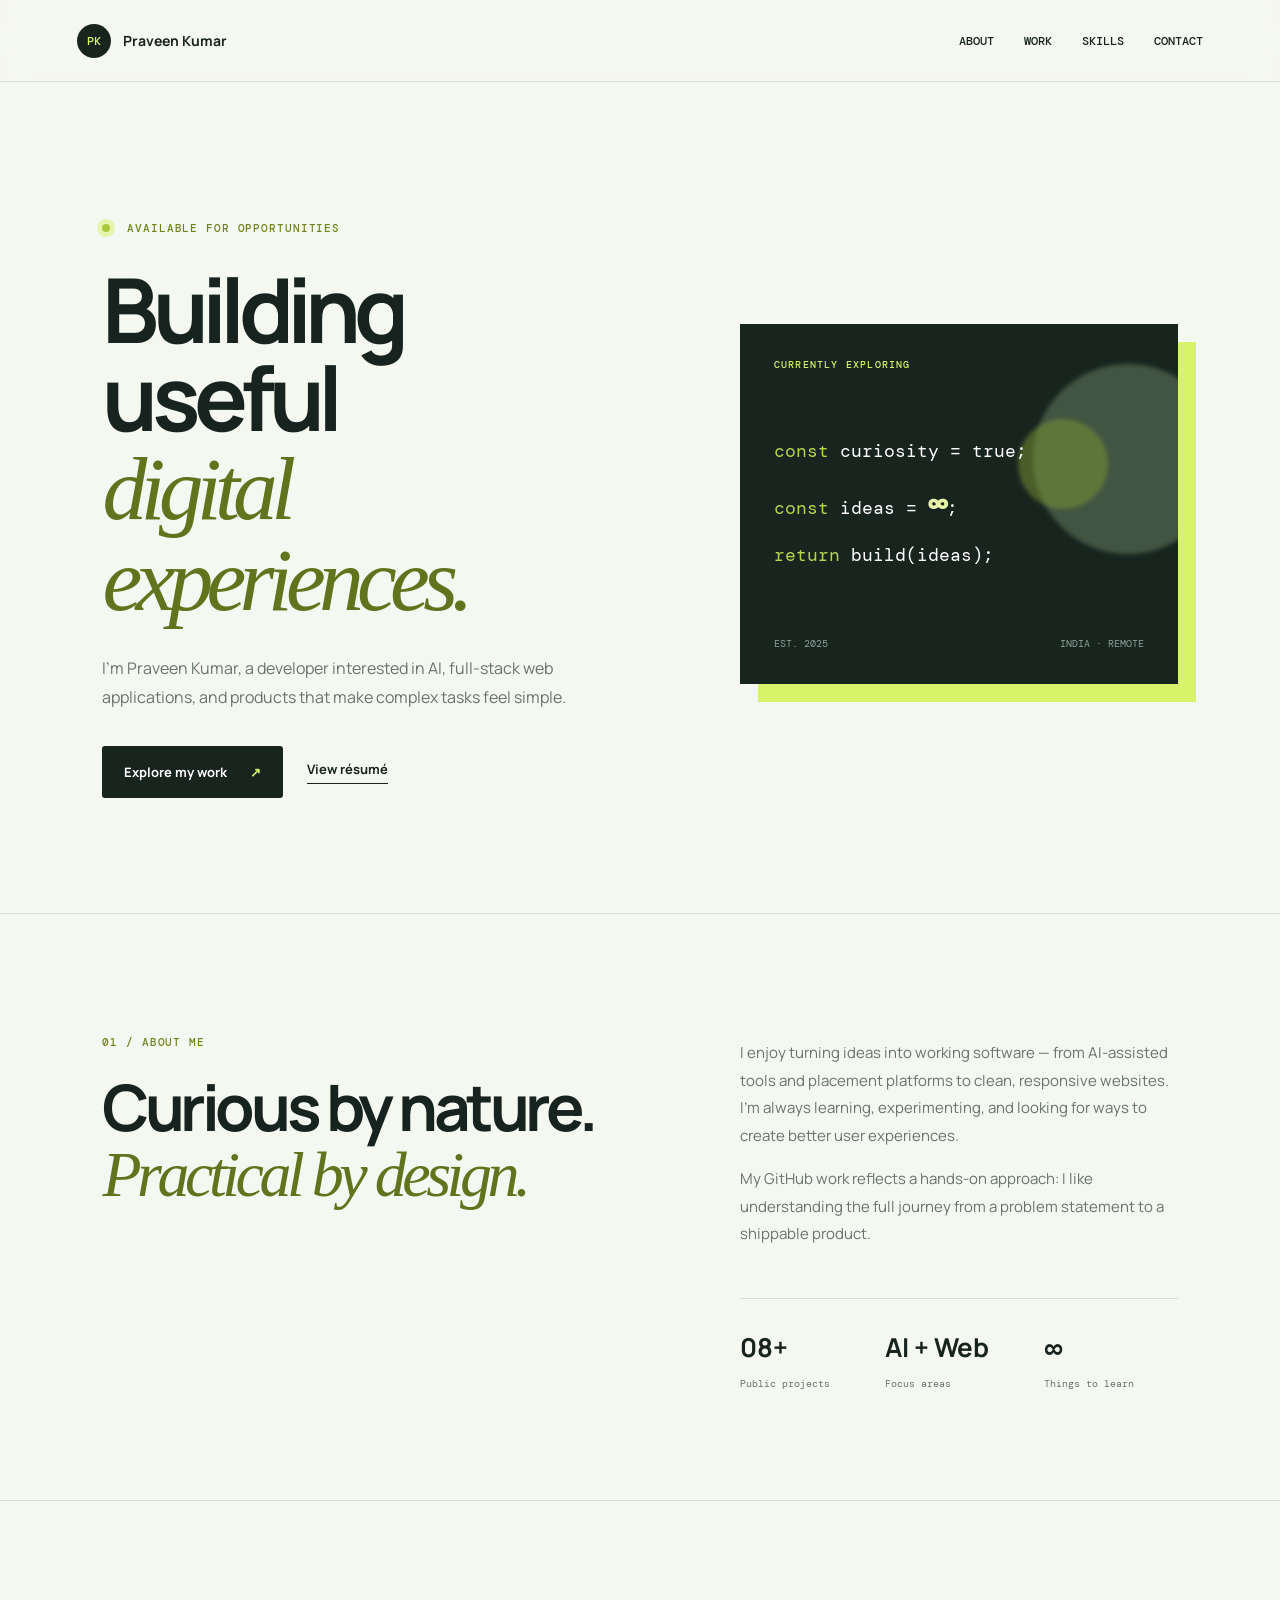
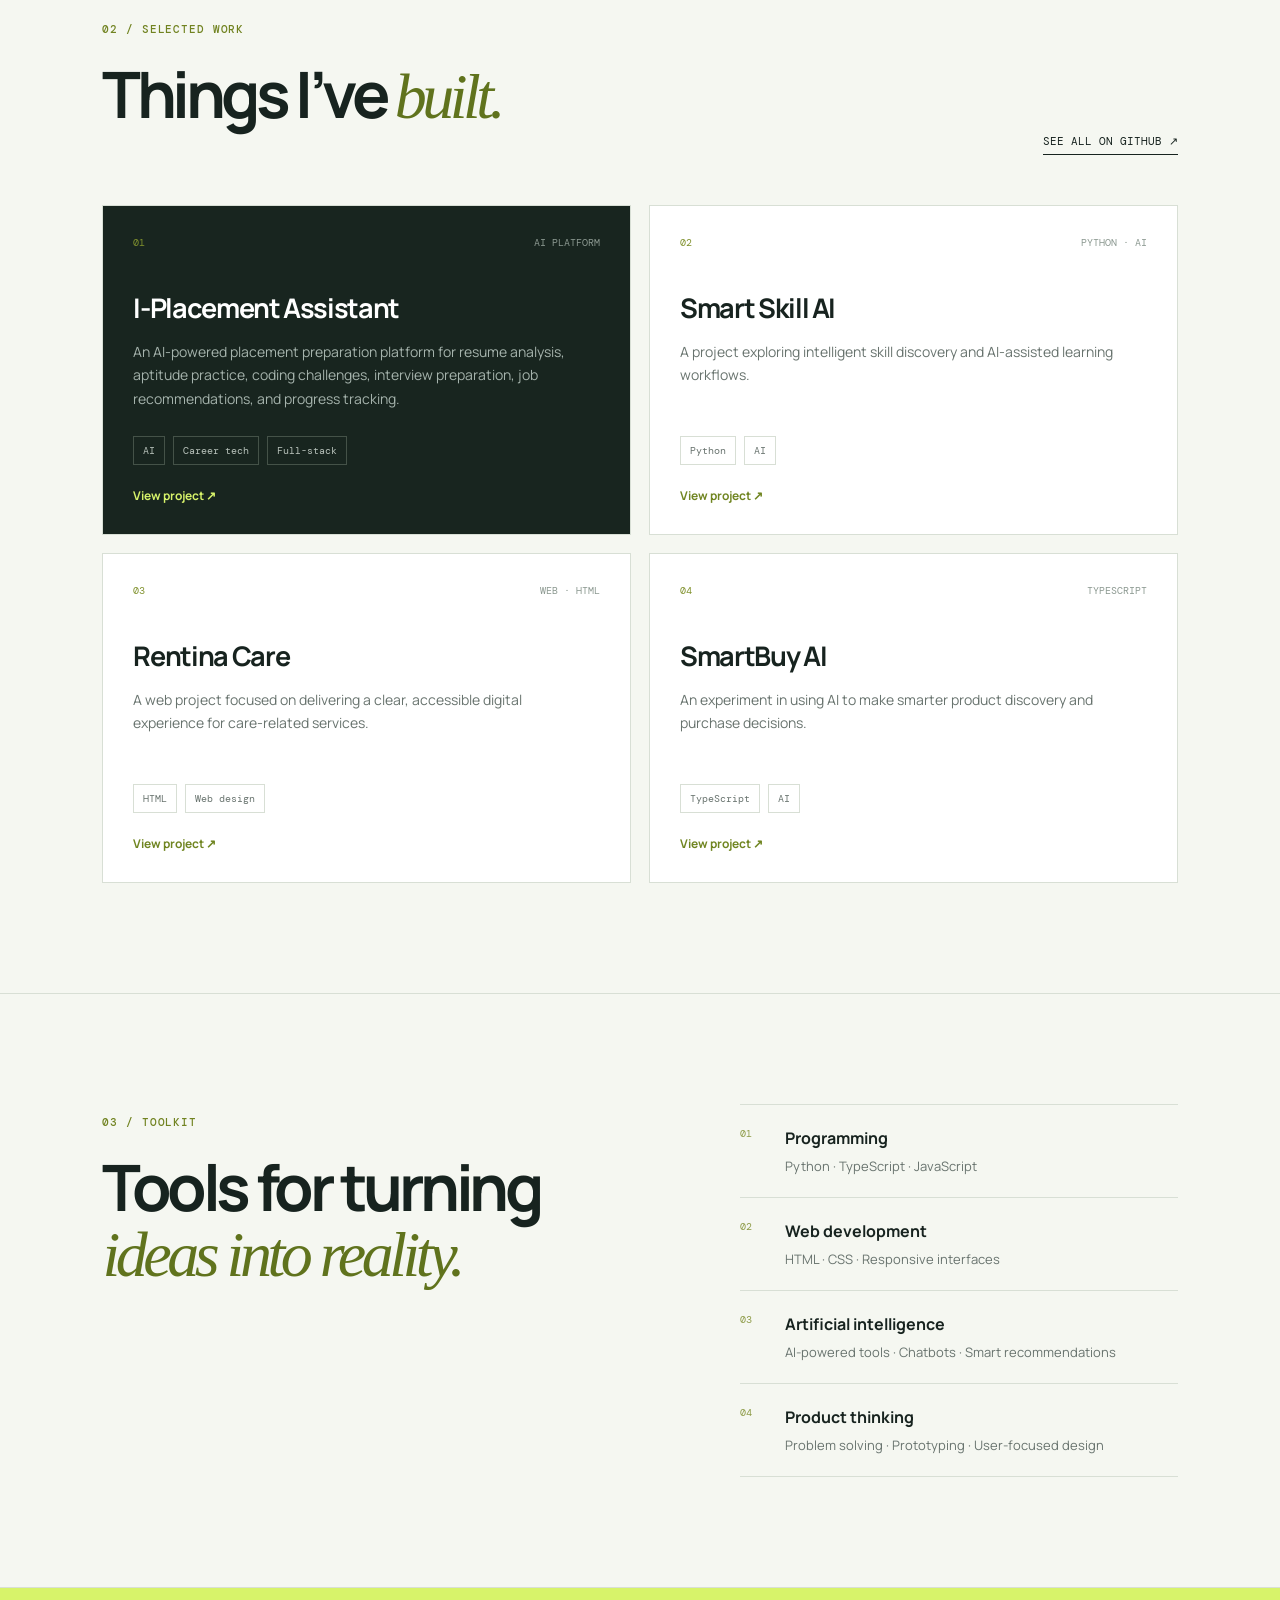
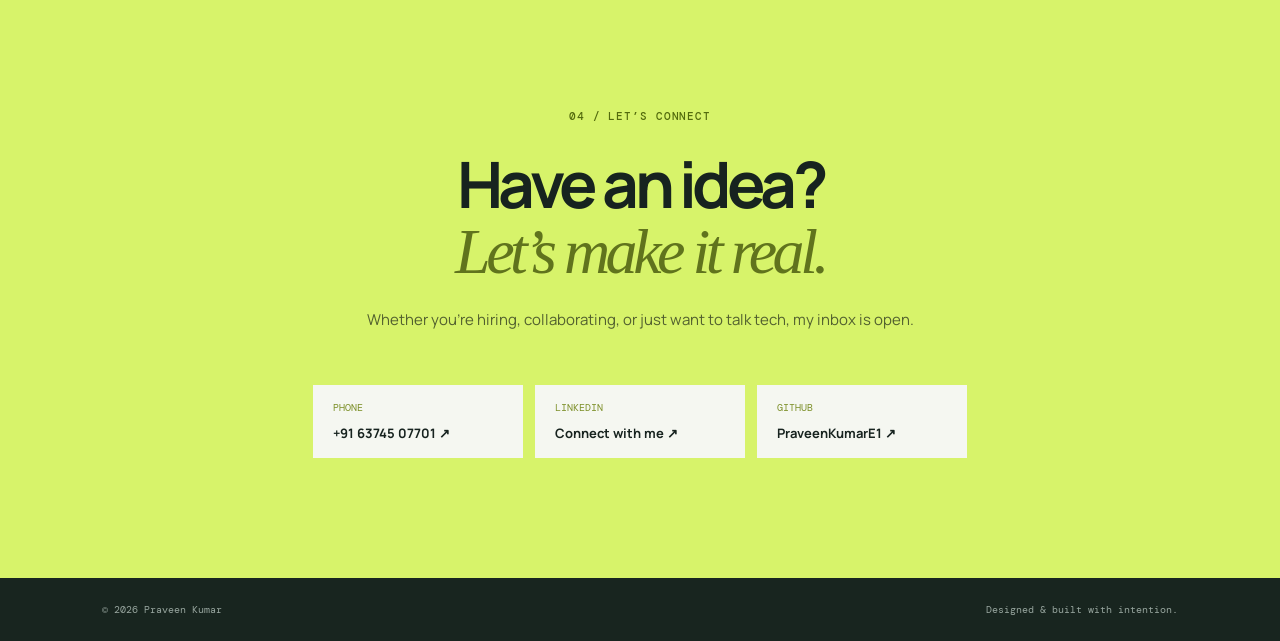
<file: index.html>
<!doctype html>
<html lang="en">
<head>
  <meta charset="UTF-8" />
  <meta name="viewport" content="width=device-width, initial-scale=1.0" />
  <meta name="description" content="Portfolio of Praveen Kumar — software developer building AI-powered and web applications." />
  <title>Praveen Kumar | Developer Portfolio</title>
  <link rel="preconnect" href="https://fonts.googleapis.com" />
  <link rel="preconnect" href="https://fonts.gstatic.com" crossorigin />
  <link href="https://fonts.googleapis.com/css2?family=DM+Mono:wght@400;500&family=Manrope:wght@400;500;600;700;800&display=swap" rel="stylesheet" />
  <link rel="stylesheet" href="styles.css" />
</head>
<body>
  <header class="site-header">
    <a class="brand" href="#top" aria-label="Praveen Kumar home"><span>PK</span><strong>Praveen Kumar</strong></a>
    <button class="menu-toggle" aria-label="Toggle navigation" aria-expanded="false">☰</button>
    <nav class="nav-links" aria-label="Main navigation">
      <a href="#about">About</a><a href="#work">Work</a><a href="#skills">Skills</a><a href="#contact">Contact</a>
    </nav>
  </header>

  <main id="top">
    <section class="hero section-grid">
      <div class="hero-copy">
        <p class="eyebrow"><span class="pulse"></span> Available for opportunities</p>
        <h1>Building useful<br /><em>digital experiences.</em></h1>
        <p class="hero-text">I’m Praveen Kumar, a developer interested in AI, full-stack web applications, and products that make complex tasks feel simple.</p>
        <div class="hero-actions"><a class="button button-primary" href="#work">Explore my work <span>↗</span></a><a class="button button-quiet" href="RESUME....pdf" target="_blank" rel="noopener">View résumé</a></div>
      </div>
      <div class="hero-card">
        <div class="orb orb-one"></div><div class="orb orb-two"></div>
        <div class="card-label">CURRENTLY EXPLORING</div>
        <div class="code-lines"><span>const</span> curiosity = true;<br /><span>const</span> ideas = <b>∞</b>;<br /><span>return</span> build(ideas);</div>
        <div class="card-footer"><span>EST. 2025</span><span>INDIA · REMOTE</span></div>
      </div>
    </section>

    <section id="about" class="about section-grid section-block">
      <div><p class="eyebrow">01 / About me</p><h2>Curious by nature.<br /><em>Practical by design.</em></h2></div>
      <div class="about-copy"><p>I enjoy turning ideas into working software — from AI-assisted tools and placement platforms to clean, responsive websites. I’m always learning, experimenting, and looking for ways to create better user experiences.</p><p>My GitHub work reflects a hands-on approach: I like understanding the full journey from a problem statement to a shippable product.</p><div class="stat-row"><div><strong>08+</strong><span>Public projects</span></div><div><strong>AI + Web</strong><span>Focus areas</span></div><div><strong>∞</strong><span>Things to learn</span></div></div></div>
    </section>

    <section id="work" class="section-block work"><div class="section-heading"><div><p class="eyebrow">02 / Selected work</p><h2>Things I’ve <em>built.</em></h2></div><a class="text-link" href="https://github.com/PraveenKumarE1?tab=repositories" target="_blank" rel="noopener">See all on GitHub ↗</a></div>
      <div class="project-grid">
        <article class="project-card featured"><div class="project-top"><span class="project-number">01</span><span class="project-type">AI PLATFORM</span></div><h3>I-Placement Assistant</h3><p>An AI-powered placement preparation platform for resume analysis, aptitude practice, coding challenges, interview preparation, job recommendations, and progress tracking.</p><div class="tags"><span>AI</span><span>Career tech</span><span>Full-stack</span></div><a href="https://github.com/PraveenKumarE1/I-Placement-Assistant" target="_blank" rel="noopener" aria-label="View I-Placement Assistant on GitHub">View project ↗</a></article>
        <article class="project-card"><div class="project-top"><span class="project-number">02</span><span class="project-type">PYTHON · AI</span></div><h3>Smart Skill AI</h3><p>A project exploring intelligent skill discovery and AI-assisted learning workflows.</p><div class="tags"><span>Python</span><span>AI</span></div><a href="https://github.com/PraveenKumarE1/Smart-Skill-AI" target="_blank" rel="noopener" aria-label="View Smart Skill AI on GitHub">View project ↗</a></article>
        <article class="project-card"><div class="project-top"><span class="project-number">03</span><span class="project-type">WEB · HTML</span></div><h3>Rentina Care</h3><p>A web project focused on delivering a clear, accessible digital experience for care-related services.</p><div class="tags"><span>HTML</span><span>Web design</span></div><a href="https://github.com/PraveenKumarE1/Rentina-care-" target="_blank" rel="noopener" aria-label="View Rentina Care on GitHub">View project ↗</a></article>
        <article class="project-card"><div class="project-top"><span class="project-number">04</span><span class="project-type">TYPESCRIPT</span></div><h3>SmartBuy AI</h3><p>An experiment in using AI to make smarter product discovery and purchase decisions.</p><div class="tags"><span>TypeScript</span><span>AI</span></div><a href="https://github.com/PraveenKumarE1/smartBuyAi" target="_blank" rel="noopener" aria-label="View SmartBuy AI on GitHub">View project ↗</a></article>
      </div>
    </section>

    <section id="skills" class="skills section-grid section-block"><div><p class="eyebrow">03 / Toolkit</p><h2>Tools for turning<br /><em>ideas into reality.</em></h2></div><div class="skill-list"><div class="skill"><span>01</span><strong>Programming</strong><p>Python · TypeScript · JavaScript</p></div><div class="skill"><span>02</span><strong>Web development</strong><p>HTML · CSS · Responsive interfaces</p></div><div class="skill"><span>03</span><strong>Artificial intelligence</strong><p>AI-powered tools · Chatbots · Smart recommendations</p></div><div class="skill"><span>04</span><strong>Product thinking</strong><p>Problem solving · Prototyping · User-focused design</p></div></div></section>

    <section id="contact" class="contact section-block"><p class="eyebrow">04 / Let’s connect</p><h2>Have an idea?<br /><em>Let’s make it real.</em></h2><p class="contact-text">Whether you’re hiring, collaborating, or just want to talk tech, my inbox is open.</p><div class="contact-links"><a href="tel:+916374507701"><span>PHONE</span>+91 63745 07701 ↗</a><a href="https://www.linkedin.com/in/praveen-kumar-e-952444358" target="_blank" rel="noopener"><span>LINKEDIN</span>Connect with me ↗</a><a href="https://github.com/PraveenKumarE1" target="_blank" rel="noopener"><span>GITHUB</span>PraveenKumarE1 ↗</a></div></section>
  </main>
  <footer><span>© 2026 Praveen Kumar</span><span>Designed & built with intention.</span></footer>
  <script src="script.js"></script>
</body>
</html>
</file>
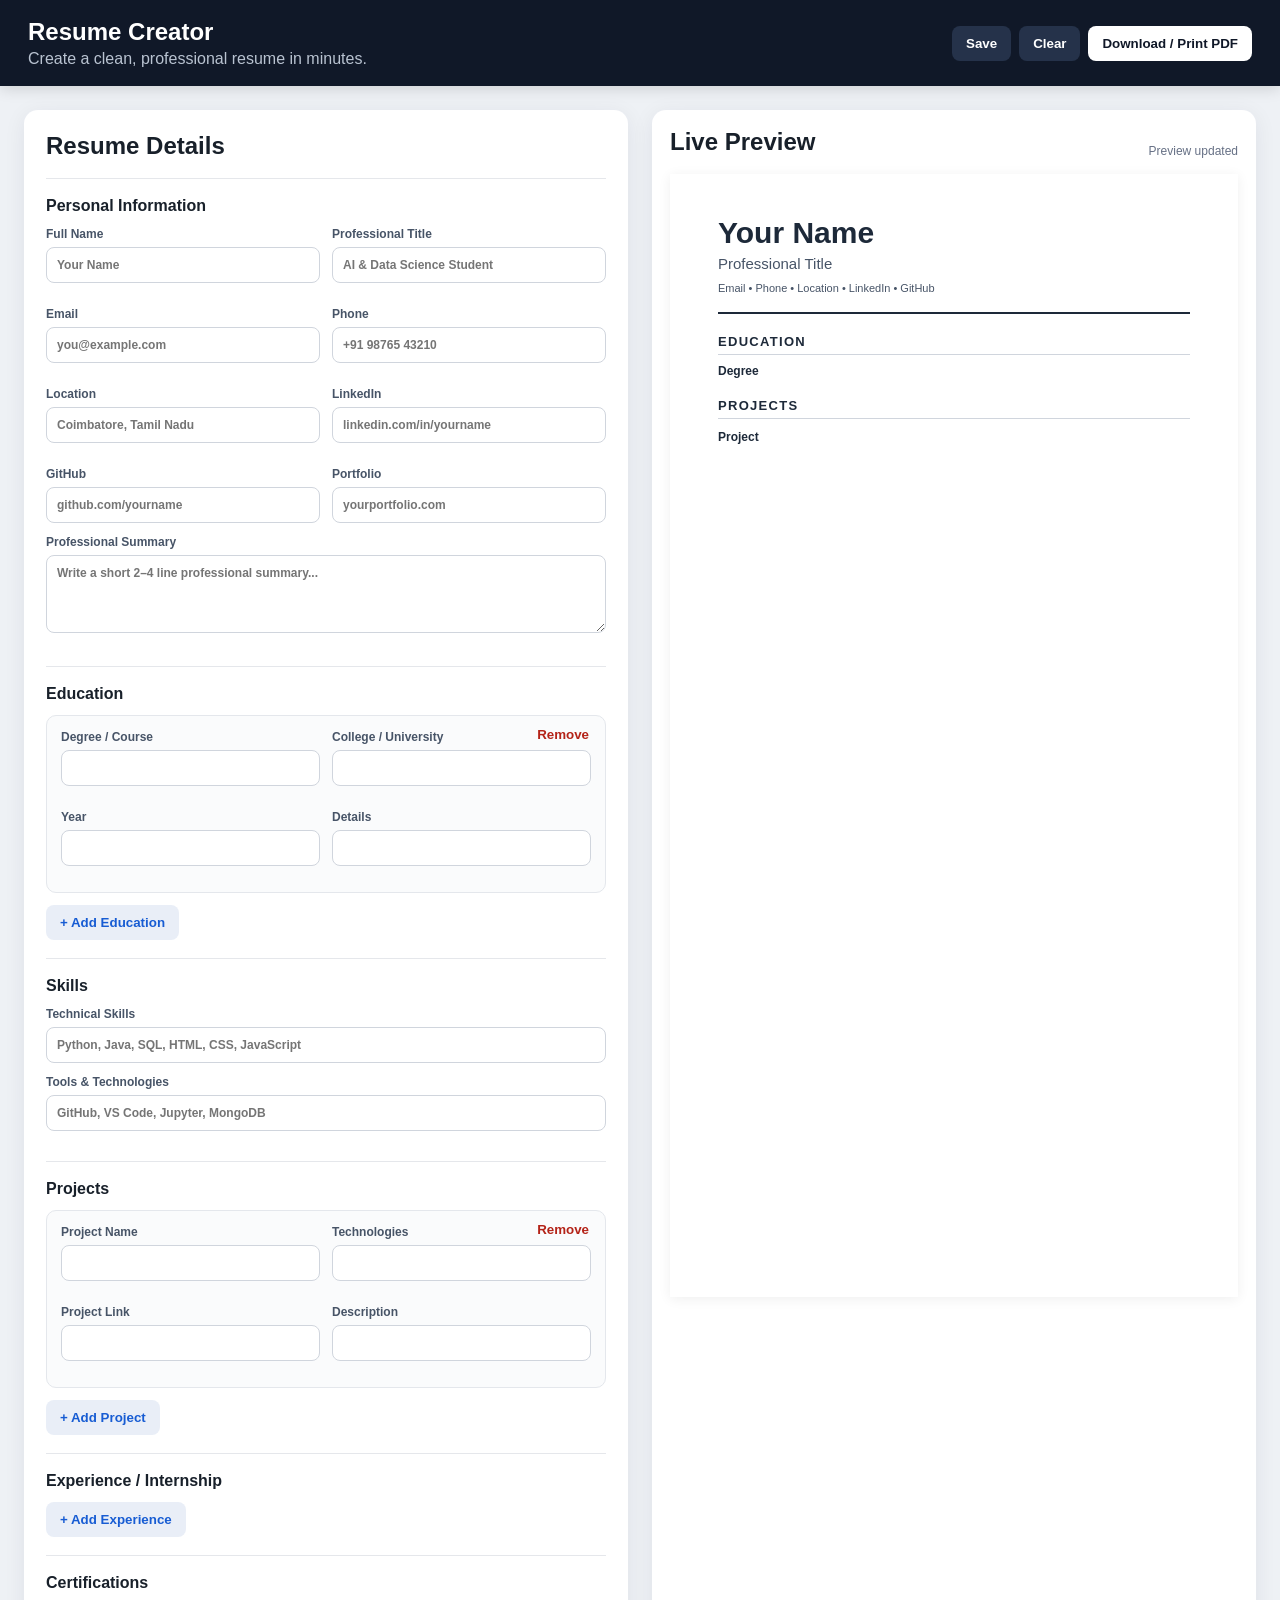
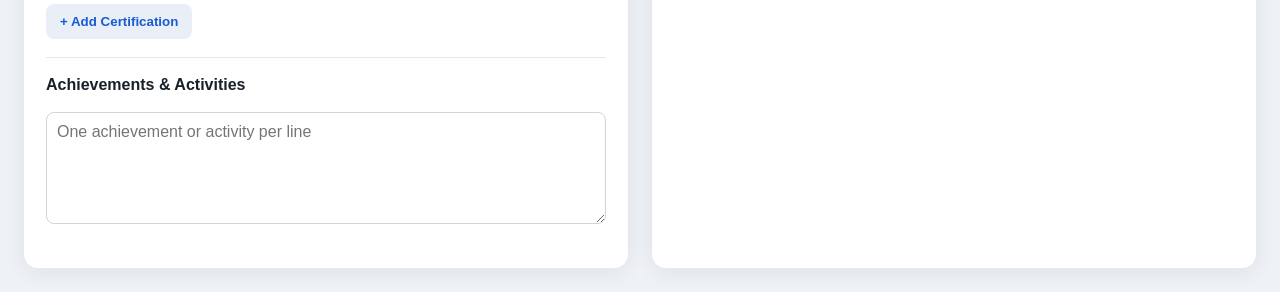
<file: resume-creator/index.html>
<!DOCTYPE html>
<html lang="en">
<head>
  <meta charset="UTF-8">
  <meta name="viewport" content="width=device-width, initial-scale=1.0">
  <title>Resume Creator</title>
  <link rel="stylesheet" href="style.css">
</head>
<body>
  <header class="topbar">
    <div>
      <h1>Resume Creator</h1>
      <p>Create a clean, professional resume in minutes.</p>
    </div>
    <div class="actions">
      <button id="saveBtn" class="secondary">Save</button>
      <button id="clearBtn" class="secondary">Clear</button>
      <button id="printBtn" class="primary">Download / Print PDF</button>
    </div>
  </header>

  <main class="app">
    <section class="panel editor">
      <h2>Resume Details</h2>

      <div class="section">
        <h3>Personal Information</h3>
        <div class="grid">
          <label>Full Name<input id="name" placeholder="Your Name"></label>
          <label>Professional Title<input id="title" placeholder="AI & Data Science Student"></label>
          <label>Email<input id="email" type="email" placeholder="you@example.com"></label>
          <label>Phone<input id="phone" placeholder="+91 98765 43210"></label>
          <label>Location<input id="location" placeholder="Coimbatore, Tamil Nadu"></label>
          <label>LinkedIn<input id="linkedin" placeholder="linkedin.com/in/yourname"></label>
          <label>GitHub<input id="github" placeholder="github.com/yourname"></label>
          <label>Portfolio<input id="portfolio" placeholder="yourportfolio.com"></label>
        </div>
        <label>Professional Summary<textarea id="summary" rows="4" placeholder="Write a short 2–4 line professional summary..."></textarea></label>
      </div>

      <div class="section">
        <h3>Education</h3>
        <div id="educationList"></div>
        <button class="add" data-add="education">+ Add Education</button>
      </div>

      <div class="section">
        <h3>Skills</h3>
        <label>Technical Skills<input id="skills" placeholder="Python, Java, SQL, HTML, CSS, JavaScript"></label>
        <label>Tools & Technologies<input id="tools" placeholder="GitHub, VS Code, Jupyter, MongoDB"></label>
      </div>

      <div class="section">
        <h3>Projects</h3>
        <div id="projectList"></div>
        <button class="add" data-add="project">+ Add Project</button>
      </div>

      <div class="section">
        <h3>Experience / Internship</h3>
        <div id="experienceList"></div>
        <button class="add" data-add="experience">+ Add Experience</button>
      </div>

      <div class="section">
        <h3>Certifications</h3>
        <div id="certificationList"></div>
        <button class="add" data-add="certification">+ Add Certification</button>
      </div>

      <div class="section">
        <h3>Achievements & Activities</h3>
        <textarea id="achievements" rows="5" placeholder="One achievement or activity per line"></textarea>
      </div>
    </section>

    <section class="panel preview-wrap">
      <div class="preview-head">
        <h2>Live Preview</h2>
        <span id="status">Ready</span>
      </div>
      <article id="resumePreview" class="resume"></article>
    </section>
  </main>

  <script src="script.js"></script>
</body>
</html>
</file>
<file: styles.css>
:root{--ink:#17231f;--muted:#68736e;--paper:#f5f7f1;--lime:#d7f36a;--line:#d8dfd5;--dark:#18251f}*{box-sizing:border-box}html{scroll-behavior:smooth}body{margin:0;background:var(--paper);color:var(--ink);font-family:Manrope,sans-serif}a{color:inherit;text-decoration:none}.site-header{height:82px;display:flex;align-items:center;justify-content:space-between;padding:0 6vw;border-bottom:1px solid var(--line);position:sticky;top:0;background:rgba(245,247,241,.9);backdrop-filter:blur(14px);z-index:5}.brand{display:flex;align-items:center;gap:12px;font-size:14px}.brand span{width:34px;height:34px;border-radius:50%;display:grid;place-items:center;background:var(--dark);color:var(--lime);font:500 12px 'DM Mono',monospace}.nav-links{display:flex;gap:30px;font:500 12px 'DM Mono',monospace;text-transform:uppercase}.nav-links a:hover,.text-link:hover{color:#667d17}.menu-toggle{display:none;border:0;background:none;font-size:22px}.section-grid{display:grid;grid-template-columns:1.1fr .9fr;gap:8vw}.hero{padding:10vw 8vw 9vw;min-height:650px;align-items:center}.eyebrow{color:#718321;font:500 11px 'DM Mono',monospace;letter-spacing:.08em;text-transform:uppercase}.pulse{display:inline-block;width:8px;height:8px;background:#a9c83a;border-radius:50%;margin-right:9px;box-shadow:0 0 0 5px #e6f4ad}.hero h1{font-size:clamp(48px,7vw,100px);line-height:.98;letter-spacing:-.075em;margin:30px 0}.hero h1 em,.section-block h2 em{font-family:Georgia,serif;font-weight:400;color:#60731d}.hero-text{color:var(--muted);max-width:480px;line-height:1.8;font-size:16px}.hero-actions{display:flex;gap:24px;align-items:center;margin-top:34px}.button{font-size:13px;font-weight:700}.button-primary{background:var(--dark);color:white;padding:17px 22px;border-radius:3px}.button-primary span{color:var(--lime);margin-left:20px}.button-quiet{border-bottom:1px solid var(--ink);padding-bottom:5px}.hero-card{background:var(--dark);color:white;min-height:360px;padding:34px;position:relative;overflow:hidden;display:flex;flex-direction:column;justify-content:space-between;box-shadow:18px 18px 0 var(--lime)}.card-label{font:500 10px 'DM Mono',monospace;color:var(--lime);letter-spacing:.12em}.code-lines{font:18px 'DM Mono',monospace;line-height:2.1;position:relative;z-index:1}.code-lines span{color:#b6d54d}.code-lines b{color:#e8f8aa;font-size:32px}.card-footer{display:flex;justify-content:space-between;font:10px 'DM Mono',monospace;color:#91a29b}.orb{position:absolute;border-radius:50%;filter:blur(2px)}.orb-one{width:190px;height:190px;background:#425543;right:-45px;top:40px}.orb-two{width:90px;height:90px;background:#7d9833;right:70px;top:95px;opacity:.5}.section-block{padding:110px 8vw;border-top:1px solid var(--line)}.section-block h2{font-size:clamp(38px,5vw,70px);letter-spacing:-.07em;line-height:1.02;margin:25px 0}.about-copy{max-width:560px;color:var(--muted);line-height:1.85;font-size:15px}.stat-row{display:flex;gap:55px;border-top:1px solid var(--line);margin-top:50px;padding-top:24px}.stat-row div{display:flex;flex-direction:column}.stat-row strong{font-size:26px;color:var(--ink)}.stat-row span{font:10px 'DM Mono',monospace;color:var(--muted);margin-top:6px}.section-heading{display:flex;align-items:end;justify-content:space-between;margin-bottom:50px}.text-link{font:11px 'DM Mono',monospace;text-transform:uppercase;border-bottom:1px solid var(--ink);padding-bottom:6px}.project-grid{display:grid;grid-template-columns:repeat(2,1fr);gap:18px}.project-card{background:white;border:1px solid var(--line);padding:30px;min-height:330px;display:flex;flex-direction:column;align-items:flex-start;transition:transform .25s,box-shadow .25s}.project-card:hover{transform:translateY(-6px);box-shadow:10px 10px 0 var(--lime)}.project-card.featured{background:var(--dark);color:white}.project-top{width:100%;display:flex;justify-content:space-between;font:10px 'DM Mono',monospace}.project-number{color:#81922e}.project-type{color:#8c9991}.project-card h3{font-size:27px;letter-spacing:-.05em;margin:40px 0 14px}.project-card p{color:var(--muted);line-height:1.7;font-size:14px;max-width:440px;margin:0}.featured p{color:#a5b3ac}.tags{display:flex;gap:8px;margin-top:auto;padding-top:24px;flex-wrap:wrap}.tags span{font:10px 'DM Mono',monospace;border:1px solid var(--line);padding:7px 9px;color:var(--muted)}.featured .tags span{border-color:#445248;color:#b8c2bb}.project-card a{font-size:12px;font-weight:700;margin-top:22px;color:#708521}.featured a{color:var(--lime)}.skill-list{border-top:1px solid var(--line)}.skill{display:grid;grid-template-columns:45px 1fr;grid-template-rows:auto auto;padding:22px 0;border-bottom:1px solid var(--line)}.skill span{grid-row:1/3;font:10px 'DM Mono',monospace;color:#8d9b47}.skill strong{font-size:16px}.skill p{color:var(--muted);font-size:13px;margin:8px 0 0}.contact{background:var(--lime);text-align:center;padding-bottom:120px}.contact .eyebrow{color:#536b0d}.contact h2{margin:28px auto 25px}.contact-text{color:#52602f;font-size:15px}.contact-links{display:flex;justify-content:center;gap:12px;margin-top:55px;flex-wrap:wrap}.contact-links a{background:var(--paper);padding:16px 20px;font-size:13px;font-weight:700;text-align:left;min-width:210px}.contact-links span{display:block;color:#7d902a;font:10px 'DM Mono',monospace;margin-bottom:10px}footer{display:flex;justify-content:space-between;background:var(--dark);color:#98a69f;padding:25px 8vw;font:10px 'DM Mono',monospace}@media(max-width:760px){.site-header{height:70px;padding:0 6vw}.menu-toggle{display:block;color:var(--ink)}.nav-links{display:none;position:absolute;top:70px;left:0;right:0;background:var(--paper);padding:25px 6vw;flex-direction:column}.nav-links.open{display:flex}.hero,.section-grid{grid-template-columns:1fr}.hero{padding:80px 8vw;min-height:auto}.hero-card{margin-top:45px;min-height:300px;box-shadow:10px 10px 0 var(--lime)}.section-block{padding:75px 8vw}.section-heading{display:block}.section-heading .text-link{display:inline-block;margin-top:10px}.project-grid{grid-template-columns:1fr}.stat-row{gap:25px}.stat-row strong{font-size:21px}footer{display:block;line-height:2.2}}
</file>
<file: resume-creator/style.css>
*{box-sizing:border-box}body{margin:0;font-family:Inter,Arial,sans-serif;background:#eef1f5;color:#18202a}.topbar{position:sticky;top:0;z-index:10;display:flex;justify-content:space-between;gap:20px;align-items:center;padding:18px 28px;background:#101828;color:#fff;box-shadow:0 3px 14px #0002}.topbar h1{margin:0;font-size:24px}.topbar p{margin:4px 0 0;color:#b9c3d1}.actions{display:flex;gap:8px;flex-wrap:wrap}.actions button,.add{border:0;border-radius:8px;padding:10px 14px;font-weight:700;cursor:pointer}.primary{background:#fff;color:#101828}.secondary{background:#25324a;color:#fff}.app{max-width:1500px;margin:auto;padding:24px;display:grid;grid-template-columns:minmax(360px,1fr) minmax(450px,1fr);gap:24px}.panel{background:#fff;border-radius:14px;box-shadow:0 4px 22px #17203312}.editor{padding:22px}.editor h2,.preview-head h2{margin:0 0 18px}.section{border-top:1px solid #e5e7eb;padding:18px 0}.section h3{margin:0 0 12px;font-size:16px}.grid{display:grid;grid-template-columns:1fr 1fr;gap:12px}label{display:block;font-size:12px;font-weight:700;color:#475467;margin-bottom:12px}input,textarea{width:100%;margin-top:6px;border:1px solid #d0d5dd;border-radius:8px;padding:10px;font:inherit;color:#101828;background:#fff}textarea{resize:vertical}.repeat{position:relative;border:1px solid #e4e7ec;border-radius:10px;padding:14px;margin-bottom:12px;background:#fafbfc}.remove{position:absolute;right:10px;top:10px;border:0;background:none;color:#b42318;cursor:pointer;font-weight:700}.add{background:#e9eef7;color:#175cd3}.preview-wrap{padding:18px}.preview-head{display:flex;justify-content:space-between;align-items:center}.preview-head span{font-size:12px;color:#667085}.resume{width:100%;max-width:794px;min-height:1123px;margin:auto;background:white;padding:42px 48px;color:#1d2939;box-shadow:0 2px 12px #0001}.resume header{border-bottom:2px solid #1d2939;padding-bottom:14px;margin-bottom:18px}.resume h1{font-size:30px;margin:0}.resume .role{font-size:15px;margin:5px 0 8px;color:#475467}.contact{font-size:11px;color:#475467;line-height:1.6}.resume h2{font-size:13px;text-transform:uppercase;letter-spacing:1.3px;border-bottom:1px solid #d0d5dd;padding-bottom:5px;margin:20px 0 9px}.resume p{font-size:11px;line-height:1.55;margin:5px 0}.resume ul{padding-left:17px;margin:5px 0}.resume li{font-size:11px;line-height:1.5;margin:2px 0}.item-title{font-size:12px;font-weight:800}.muted{color:#667085}.two{display:flex;justify-content:space-between;gap:10px}.empty{color:#98a2b3;font-size:11px;font-style:italic}@media(max-width:1000px){.app{grid-template-columns:1fr}.preview-wrap{order:-1}.resume{min-height:auto}.topbar{position:static}.grid{grid-template-columns:1fr}}@media print{body{background:white}.topbar,.editor,.preview-head{display:none!important}.app{display:block;padding:0}.preview-wrap{padding:0;box-shadow:none}.resume{box-shadow:none;max-width:none;min-height:0;padding:35px 45px}@page{size:A4;margin:0}}
</file>
